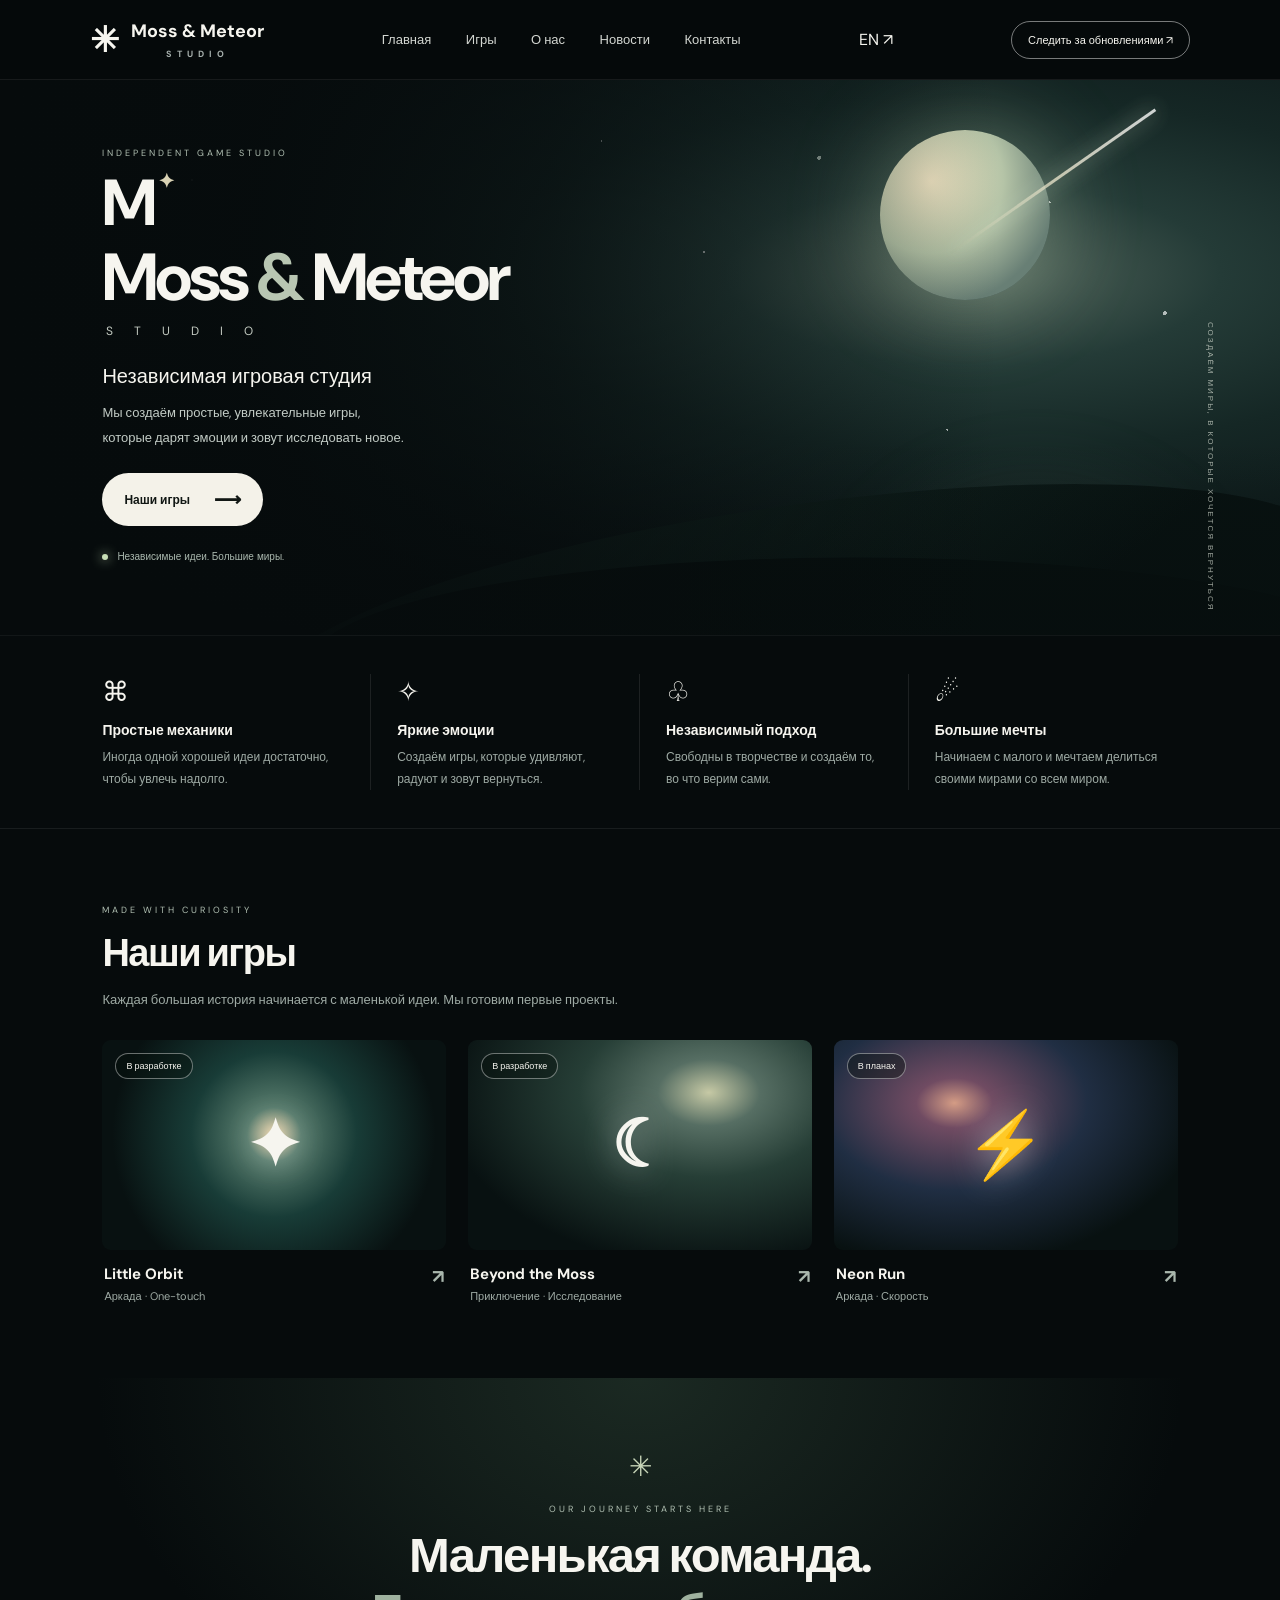
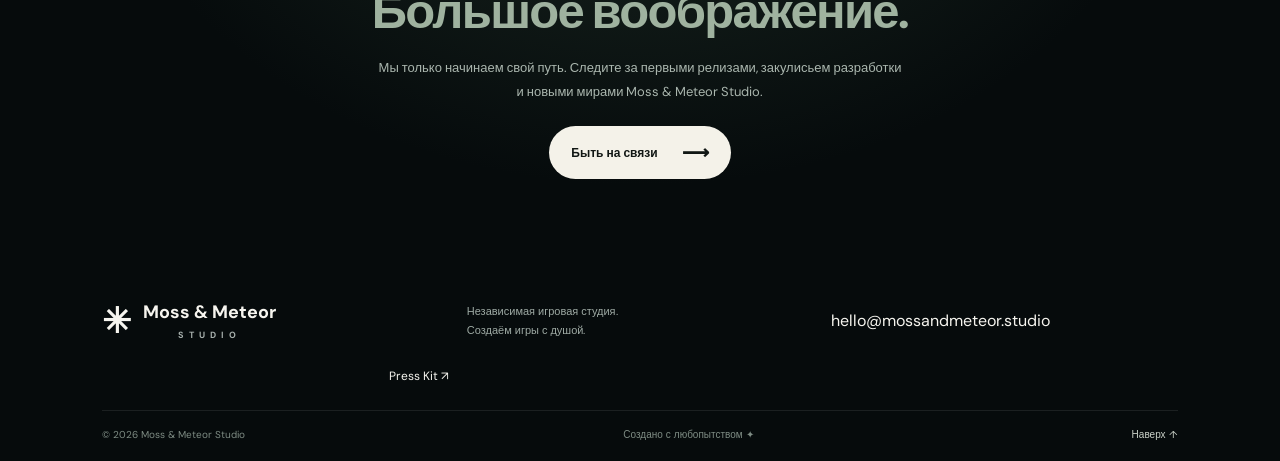
<file: index.html>
<!doctype html>
<html lang="ru">
<head>
<meta charset="utf-8">
<meta name="viewport" content="width=device-width, initial-scale=1">
<meta name="theme-color" content="#060b0c">
<meta name="description" content="Moss & Meteor Studio — независимая игровая студия. Создаём оригинальные инди-игры, аркады и приключения с большими идеями. Узнайте о наших проектах и разработке.">
<meta name="robots" content="index, follow, max-image-preview:large">
<link rel="canonical" href="https://rtccoin1.github.io/and-meteor-studio/">
<link rel="alternate" hreflang="ru" href="https://rtccoin1.github.io/and-meteor-studio/">
<link rel="alternate" hreflang="en" href="https://rtccoin1.github.io/and-meteor-studio/en/">
<link rel="alternate" hreflang="x-default" href="https://rtccoin1.github.io/and-meteor-studio/">
<link rel="icon" type="image/svg+xml" href="favicon.svg">
<title>Moss &amp; Meteor Studio — независимая игровая студия</title>
<meta property="og:type" content="website">
<meta property="og:locale" content="ru_RU">
<meta property="og:site_name" content="Moss &amp; Meteor Studio">
<meta property="og:title" content="Moss &amp; Meteor Studio — независимая игровая студия">
<meta property="og:description" content="Создаём оригинальные инди-игры, аркады и приключения с большими идеями. Познакомьтесь с проектами Moss &amp; Meteor Studio.">
<meta property="og:url" content="https://rtccoin1.github.io/and-meteor-studio/">
<meta name="twitter:card" content="summary">
<meta name="twitter:title" content="Moss &amp; Meteor Studio — независимая игровая студия">
<meta name="twitter:description" content="Независимая игровая студия. Создаём небольшие игры с большими идеями.">
<script type="application/ld+json">
{
  "@context": "https://schema.org",
  "@type": "Organization",
  "name": "Moss & Meteor Studio",
  "url": "https://rtccoin1.github.io/and-meteor-studio/",
  "description": "Независимая игровая студия, создающая оригинальные инди-игры, аркады и приключения.",
  "email": "hello@mossandmeteor.studio"
}
</script>
<link rel="preconnect" href="https://fonts.googleapis.com">
<link href="https://fonts.googleapis.com/css2?family=DM+Sans:wght@400;500;600;700&display=swap" rel="stylesheet">
<link rel="stylesheet" href="style.css">
</head>
<body><header class="top"><a class="brand" href="#home"><span class="mark">✳</span><span>Moss &amp; Meteor<small>STUDIO</small></span></a><button id="menu" aria-label="Открыть меню">☰</button><nav id="nav"><a href="#home">Главная</a><a href="#games">Игры</a><a href="#about">О нас</a><a href="#news">Новости</a><a href="#contact">Контакты</a></nav><a class="lang-link" href="en/" lang="en" hreflang="en">EN ↗</a><a class="outline head-cta" href="#news">Следить за обновлениями ↗</a></header>
<main><section class="hero" id="home"><div class="sky"><div class="moon"></div><div class="meteor"></div><div class="planet"></div><div class="hills"></div></div><div class="hero-content"><p class="eyebrow">INDEPENDENT GAME STUDIO</p><div class="monogram">M<span>✦</span></div><h1>Moss <i>&amp;</i> Meteor</h1><div class="studio">S T U D I O</div><h2>Независимая игровая студия</h2><p class="desc">Мы создаём простые, увлекательные игры,<br class="desktop"> которые дарят эмоции и зовут исследовать новое.</p><a class="button light" href="#games">Наши игры <b>⟶</b></a><p class="note"><span></span> Независимые идеи. Большие миры.</p></div><div class="caption">СОЗДАЁМ МИРЫ, В КОТОРЫЕ ХОЧЕТСЯ ВЕРНУТЬСЯ</div></section>
<section class="values" id="about"><article><span>⌘</span><h3>Простые механики</h3><p>Иногда одной хорошей идеи достаточно, чтобы увлечь надолго.</p></article><article><span>✧</span><h3>Яркие эмоции</h3><p>Создаём игры, которые удивляют, радуют и зовут вернуться.</p></article><article><span>♧</span><h3>Независимый подход</h3><p>Свободны в творчестве и создаём то, во что верим сами.</p></article><article><span>☄</span><h3>Большие мечты</h3><p>Начинаем с малого и мечтаем делиться своими мирами со всем миром.</p></article></section>
<section class="games" id="games"><div class="section-head"><p class="eyebrow">MADE WITH CURIOSITY</p><h2>Наши игры</h2><p>Каждая большая история начинается с маленькой идеи. Мы готовим первые проекты.</p></div><div class="cards"><article class="game"><div class="art art-one"><span class="tag">В разработке</span><strong>✦</strong></div><h3><a href="games/little-orbit.html">Little Orbit <span>↗</span></a></h3><p>Аркада · One-touch</p></article><article class="game"><div class="art art-two"><span class="tag">В разработке</span><strong>☾</strong></div><h3><a href="games/beyond-the-moss.html">Beyond the Moss <span>↗</span></a></h3><p>Приключение · Исследование</p></article><article class="game"><div class="art art-three"><span class="tag">В планах</span><strong>⚡</strong></div><h3><a href="games/neon-run.html">Neon Run <span>↗</span></a></h3><p>Аркада · Скорость</p></article></div></section>
<section class="manifesto" id="news"><div class="star">✳</div><p class="eyebrow">OUR JOURNEY STARTS HERE</p><h2>Маленькая команда.<br><i>Большое воображение.</i></h2><p>Мы только начинаем свой путь. Следите за первыми релизами, закулисьем разработки и новыми мирами Moss &amp; Meteor Studio.</p><a class="button light" href="mailto:hello@mossandmeteor.studio">Быть на связи <b>⟶</b></a></section></main>
<footer id="contact"><a class="brand" href="#home"><span class="mark">✳</span><span>Moss &amp; Meteor<small>STUDIO</small></span></a><p>Независимая игровая студия.<br>Создаём игры с душой.</p><a href="mailto:hello@mossandmeteor.studio">hello@mossandmeteor.studio</a><a href="press/">Press Kit ↗</a><div class="footline"><span>© <span id="year"></span> Moss &amp; Meteor Studio</span><span>Создано с любопытством ✦</span><a href="#home">Наверх ↑</a></div></footer><script src="script.js"></script></body></html>
</file>
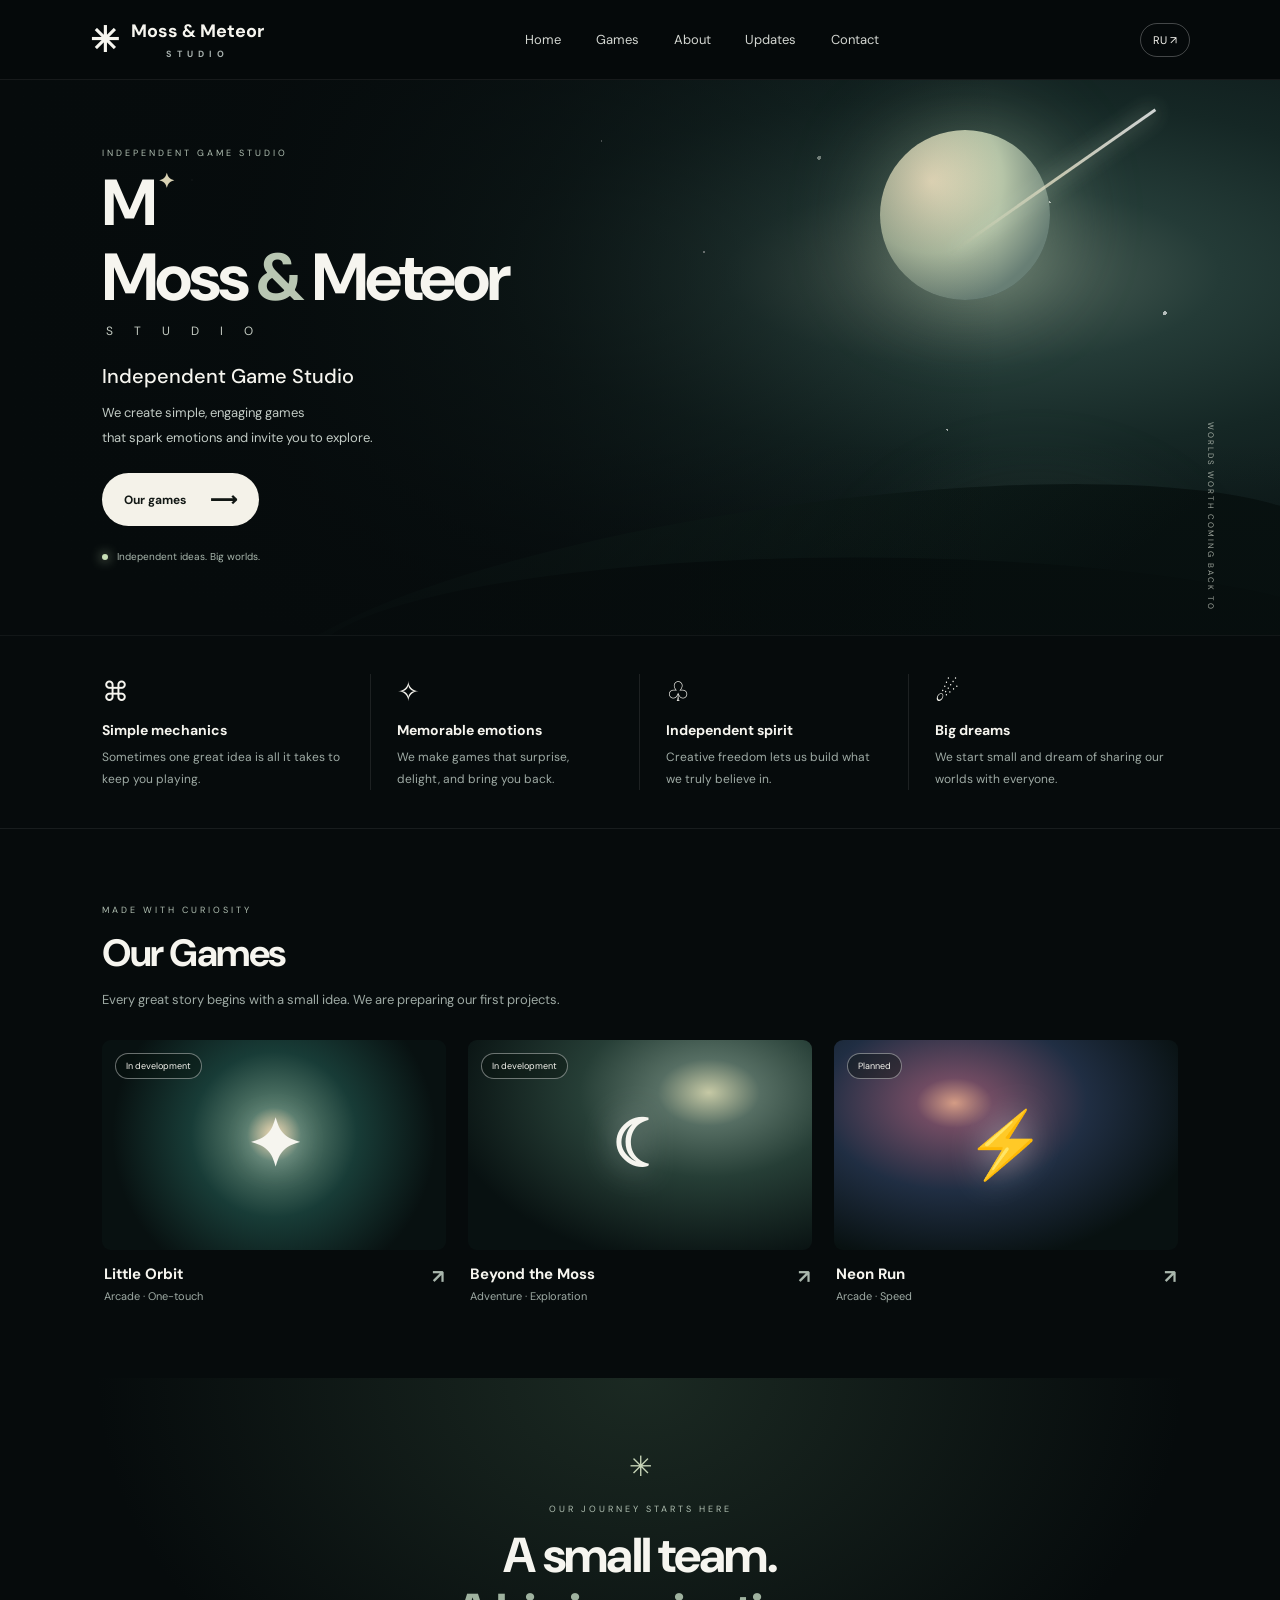
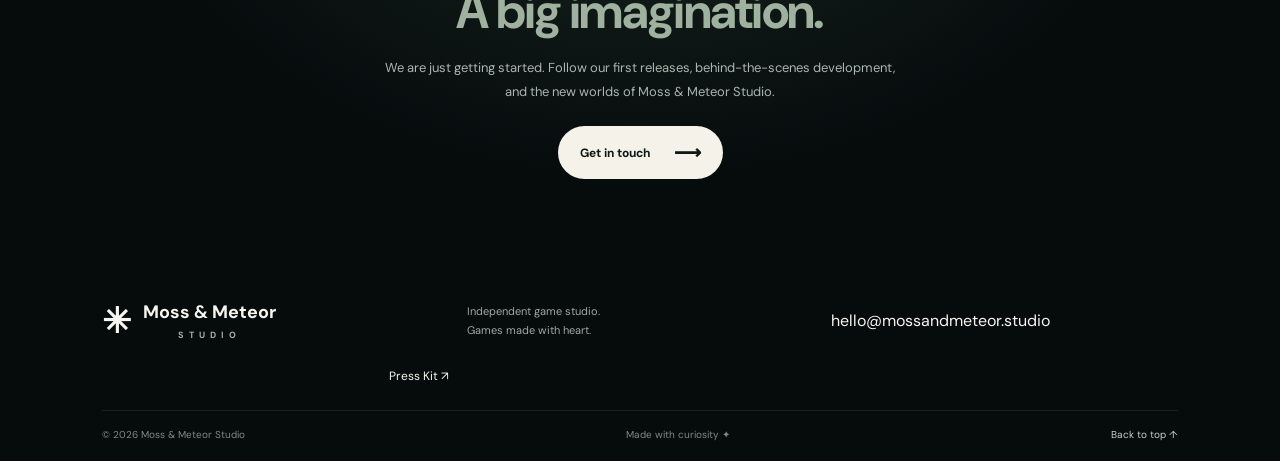
<file: en/index.html>
<!doctype html>
<html lang="en">
<head>
<meta charset="utf-8">
<meta name="viewport" content="width=device-width, initial-scale=1">
<meta name="theme-color" content="#060b0c">
<meta name="description" content="Moss & Meteor Studio is an independent game studio creating original indie games, arcades, and adventures. Discover our projects and follow our journey.">
<meta name="robots" content="index, follow, max-image-preview:large">
<link rel="canonical" href="https://rtccoin1.github.io/and-meteor-studio/en/">
<link rel="alternate" hreflang="ru" href="https://rtccoin1.github.io/and-meteor-studio/">
<link rel="alternate" hreflang="en" href="https://rtccoin1.github.io/and-meteor-studio/en/">
<link rel="alternate" hreflang="x-default" href="https://rtccoin1.github.io/and-meteor-studio/">
<link rel="icon" type="image/svg+xml" href="../favicon.svg">
<title>Moss &amp; Meteor Studio — Independent Game Studio</title>
<meta property="og:type" content="website">
<meta property="og:locale" content="en_US">
<meta property="og:site_name" content="Moss &amp; Meteor Studio">
<meta property="og:title" content="Moss &amp; Meteor Studio — Independent Game Studio">
<meta property="og:description" content="Original indie games, arcades, and adventures with big ideas. Discover the projects of Moss &amp; Meteor Studio.">
<meta property="og:url" content="https://rtccoin1.github.io/and-meteor-studio/en/">
<meta name="twitter:card" content="summary">
<meta name="twitter:title" content="Moss &amp; Meteor Studio — Independent Game Studio">
<meta name="twitter:description" content="An independent game studio making small games with big ideas.">
<script type="application/ld+json">
{"@context":"https://schema.org","@type":"Organization","name":"Moss & Meteor Studio","url":"https://rtccoin1.github.io/and-meteor-studio/en/","description":"An independent game studio creating original indie games, arcades, and adventures.","email":"hello@mossandmeteor.studio"}
</script>
<link rel="preconnect" href="https://fonts.googleapis.com">
<link href="https://fonts.googleapis.com/css2?family=DM+Sans:wght@400;500;600;700&display=swap" rel="stylesheet">
<link rel="stylesheet" href="../style.css">
<style>.lang-link{border:1px solid #ffffff40;border-radius:24px;padding:9px 12px;font-size:11px;white-space:nowrap}.game h3 a:hover{color:#c8d9bd}.project-links{display:flex;gap:18px;flex-wrap:wrap;margin-top:24px}.project-links a{font-size:12px;color:#c8d9bd;border-bottom:1px solid #748c76;padding-bottom:5px}@media(max-width:700px){.lang-link{margin-left:auto}}</style>
</head>
<body>
<header class="top"><a class="brand" href="#home"><span class="mark">✳</span><span>Moss &amp; Meteor<small>STUDIO</small></span></a><button id="menu" aria-label="Open menu">☰</button><nav id="nav"><a href="#home">Home</a><a href="#games">Games</a><a href="#about">About</a><a href="#news">Updates</a><a href="#contact">Contact</a></nav><a class="lang-link" href="../index.html" lang="ru" hreflang="ru">RU ↗</a></header>
<main>
<section class="hero" id="home"><div class="sky"><div class="moon"></div><div class="meteor"></div><div class="planet"></div><div class="hills"></div></div><div class="hero-content"><p class="eyebrow">INDEPENDENT GAME STUDIO</p><div class="monogram">M<span>✦</span></div><h1>Moss <i>&amp;</i> Meteor</h1><div class="studio">S T U D I O</div><h2>Independent Game Studio</h2><p class="desc">We create simple, engaging games<br class="desktop"> that spark emotions and invite you to explore.</p><a class="button light" href="#games">Our games <b>⟶</b></a><p class="note"><span></span> Independent ideas. Big worlds.</p></div><div class="caption">WORLDS WORTH COMING BACK TO</div></section>
<section class="values" id="about"><article><span>⌘</span><h3>Simple mechanics</h3><p>Sometimes one great idea is all it takes to keep you playing.</p></article><article><span>✧</span><h3>Memorable emotions</h3><p>We make games that surprise, delight, and bring you back.</p></article><article><span>♧</span><h3>Independent spirit</h3><p>Creative freedom lets us build what we truly believe in.</p></article><article><span>☄</span><h3>Big dreams</h3><p>We start small and dream of sharing our worlds with everyone.</p></article></section>
<section class="games" id="games"><div class="section-head"><p class="eyebrow">MADE WITH CURIOSITY</p><h2>Our Games</h2><p>Every great story begins with a small idea. We are preparing our first projects.</p></div><div class="cards"><article class="game"><div class="art art-one"><span class="tag">In development</span><strong>✦</strong></div><h3><a href="../games/little-orbit.html">Little Orbit <span>↗</span></a></h3><p>Arcade · One-touch</p></article><article class="game"><div class="art art-two"><span class="tag">In development</span><strong>☾</strong></div><h3><a href="../games/beyond-the-moss.html">Beyond the Moss <span>↗</span></a></h3><p>Adventure · Exploration</p></article><article class="game"><div class="art art-three"><span class="tag">Planned</span><strong>⚡</strong></div><h3><a href="../games/neon-run.html">Neon Run <span>↗</span></a></h3><p>Arcade · Speed</p></article></div></section>
<section class="manifesto" id="news"><div class="star">✳</div><p class="eyebrow">OUR JOURNEY STARTS HERE</p><h2>A small team.<br><i>A big imagination.</i></h2><p>We are just getting started. Follow our first releases, behind-the-scenes development, and the new worlds of Moss &amp; Meteor Studio.</p><a class="button light" href="mailto:hello@mossandmeteor.studio">Get in touch <b>⟶</b></a></section>
</main>
<footer id="contact"><a class="brand" href="#home"><span class="mark">✳</span><span>Moss &amp; Meteor<small>STUDIO</small></span></a><p>Independent game studio.<br>Games made with heart.</p><a href="mailto:hello@mossandmeteor.studio">hello@mossandmeteor.studio</a><a href="press/">Press Kit ↗</a><div class="footline"><span>© <span id="year"></span> Moss &amp; Meteor Studio</span><span>Made with curiosity ✦</span><a href="#home">Back to top ↑</a></div></footer><script src="../script.js"></script></body></html>
</file>
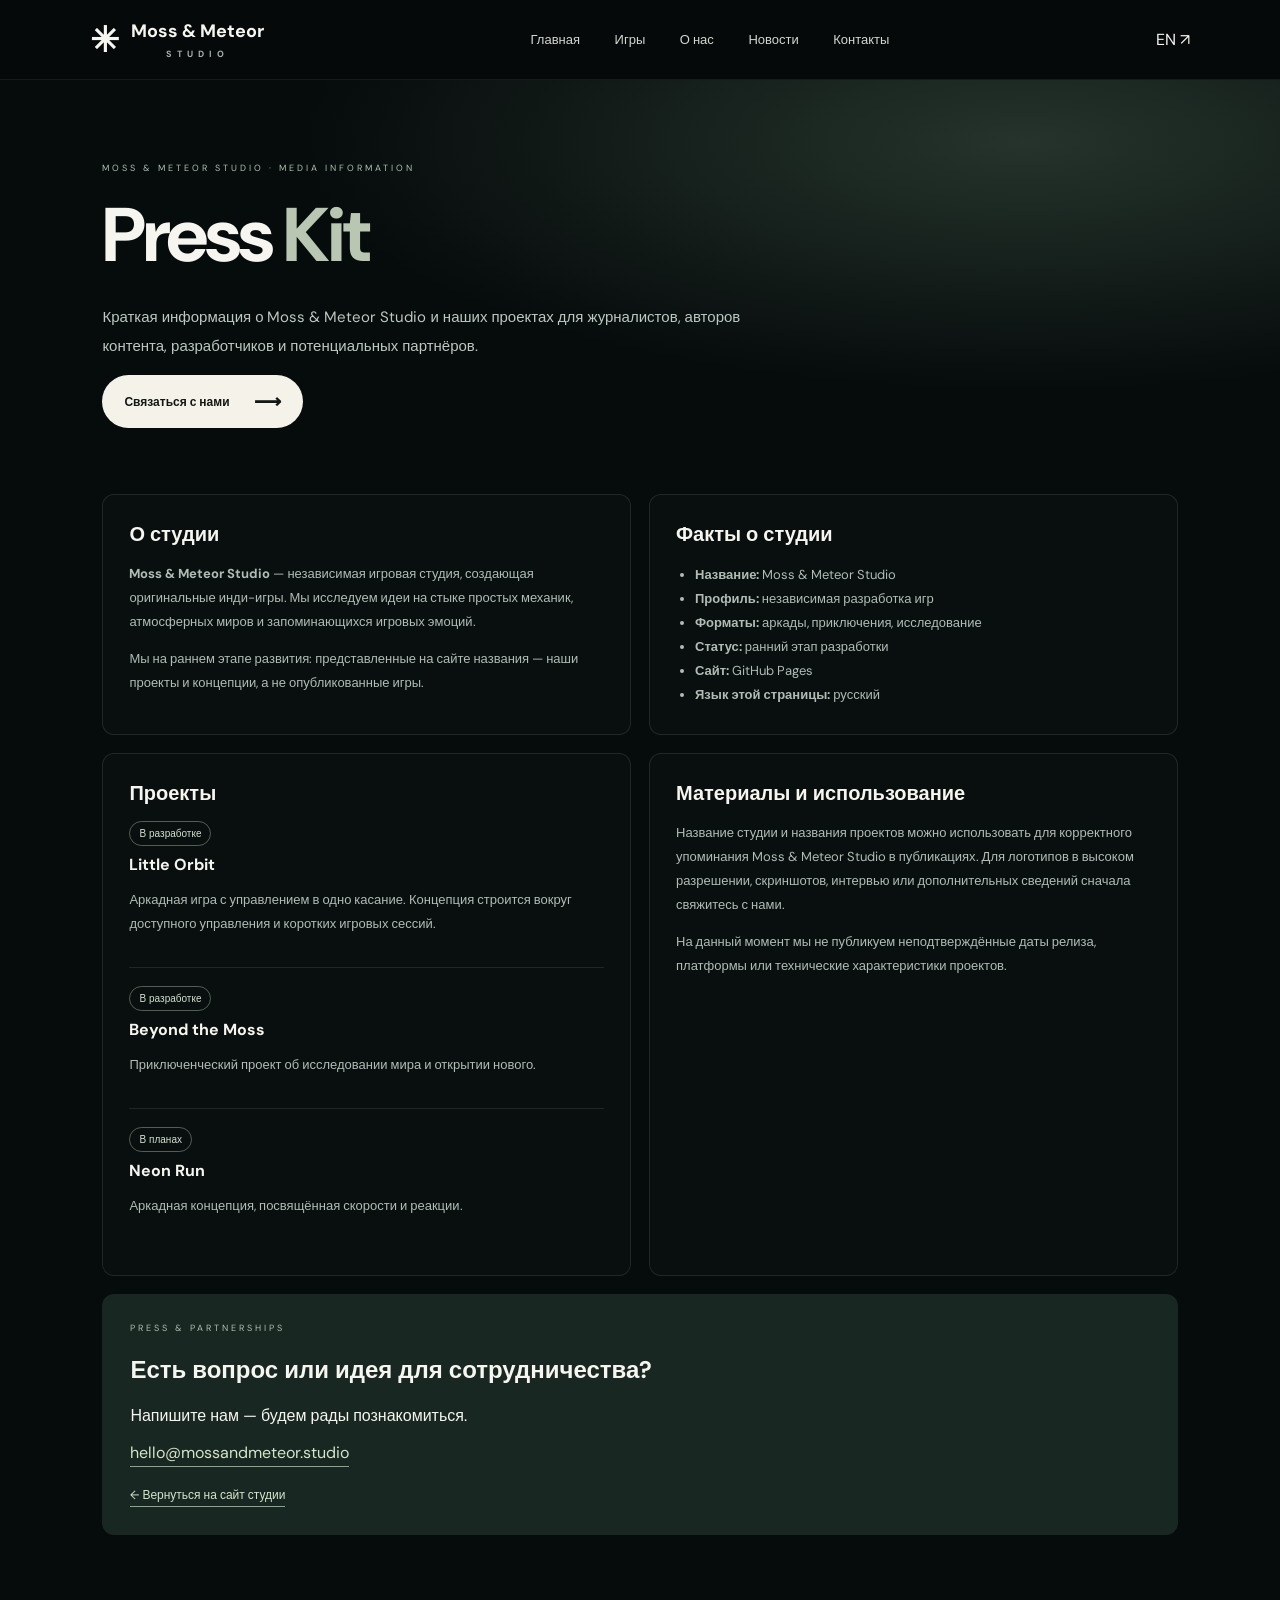
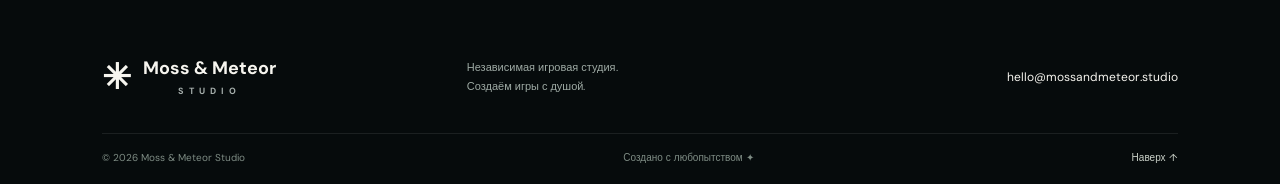
<file: press/index.html>
<!doctype html>
<html lang="ru">
<head>
<meta charset="utf-8">
<meta name="viewport" content="width=device-width, initial-scale=1">
<meta name="theme-color" content="#060b0c">
<meta name="description" content="Press Kit Moss & Meteor Studio: информация о независимой игровой студии, описания проектов и контакты для прессы и партнёров.">
<meta name="robots" content="index, follow">
<link rel="canonical" href="https://rtccoin1.github.io/and-meteor-studio/press/">
<link rel="alternate" hreflang="ru" href="https://rtccoin1.github.io/and-meteor-studio/press/">
<link rel="alternate" hreflang="en" href="https://rtccoin1.github.io/and-meteor-studio/en/press/">
<link rel="icon" type="image/svg+xml" href="../favicon.svg">
<title>Press Kit — Moss &amp; Meteor Studio</title>
<meta property="og:type" content="website">
<meta property="og:title" content="Press Kit — Moss &amp; Meteor Studio">
<meta property="og:description" content="Studio overview, project information and contact details.">
<meta property="og:url" content="https://rtccoin1.github.io/and-meteor-studio/press/">
<link rel="preconnect" href="https://fonts.googleapis.com">
<link href="https://fonts.googleapis.com/css2?family=DM+Sans:wght@400;500;600;700&display=swap" rel="stylesheet">
<link rel="stylesheet" href="../style.css">
<style>
.press-hero{padding:82px clamp(24px,8vw,130px) 66px;background:radial-gradient(ellipse at 80% 15%,#40574788,transparent 50%)}.press-hero h1{font-size:clamp(42px,7vw,76px);letter-spacing:-3px;margin:10px 0 18px}.press-hero h1 i{font-style:normal;color:#b8c6b2}.press-hero .lead{max-width:650px;color:#bdc8c0;font-size:15px;line-height:1.9}.press-content{padding:0 clamp(24px,8vw,130px) 80px}.press-grid{display:grid;grid-template-columns:1fr 1fr;gap:18px}.press-card{border:1px solid #ffffff19;background:#ffffff04;border-radius:12px;padding:26px}.press-card h2{font-size:20px;margin:0 0 15px}.press-card p,.press-card li{font-size:13px;line-height:1.85;color:#b0bcb4}.press-card ul{padding-left:19px;margin-bottom:0}.status{display:inline-block;font-size:10px;border:1px solid #8da88d88;color:#d3e1ce;border-radius:30px;padding:5px 9px;margin-bottom:8px}.project{padding:18px 0;border-top:1px solid #ffffff18}.project:first-of-type{border-top:0;padding-top:0}.project h3{margin:0 0 7px;font-size:16px}.contact-box{margin-top:18px;padding:28px;border-radius:12px;background:#182721}.contact-box a{color:#d4e4c9;border-bottom:1px solid #8ba48b;padding-bottom:3px}.press-back{display:inline-block;margin-top:24px;font-size:12px;color:#c9d8c6}@media(max-width:700px){.press-grid{grid-template-columns:1fr}.press-hero{padding-top:60px}.press-card{padding:21px}}
</style>
</head>
<body>
<header class="top"><a class="brand" href="../"><span class="mark">✳</span><span>Moss &amp; Meteor<small>STUDIO</small></span></a><button id="menu" aria-label="Открыть меню">☰</button><nav id="nav"><a href="../#home">Главная</a><a href="../#games">Игры</a><a href="../#about">О нас</a><a href="../#news">Новости</a><a href="#contact">Контакты</a></nav><a class="lang-link" href="../en/press/" lang="en" hreflang="en">EN ↗</a></header>
<main>
<section class="press-hero"><p class="eyebrow">MOSS &amp; METEOR STUDIO · MEDIA INFORMATION</p><h1>Press <i>Kit</i></h1><p class="lead">Краткая информация о Moss &amp; Meteor Studio и наших проектах для журналистов, авторов контента, разработчиков и потенциальных партнёров.</p><a class="button light" href="mailto:hello@mossandmeteor.studio?subject=Press%20Kit%20-%20Moss%20%26%20Meteor%20Studio">Связаться с нами <b>⟶</b></a></section>
<section class="press-content"><div class="press-grid">
<article class="press-card"><h2>О студии</h2><p><strong>Moss &amp; Meteor Studio</strong> — независимая игровая студия, создающая оригинальные инди-игры. Мы исследуем идеи на стыке простых механик, атмосферных миров и запоминающихся игровых эмоций.</p><p>Мы на раннем этапе развития: представленные на сайте названия — наши проекты и концепции, а не опубликованные игры.</p></article>
<article class="press-card"><h2>Факты о студии</h2><ul><li><strong>Название:</strong> Moss &amp; Meteor Studio</li><li><strong>Профиль:</strong> независимая разработка игр</li><li><strong>Форматы:</strong> аркады, приключения, исследование</li><li><strong>Статус:</strong> ранний этап разработки</li><li><strong>Сайт:</strong> GitHub Pages</li><li><strong>Язык этой страницы:</strong> русский</li></ul></article>
<article class="press-card"><h2>Проекты</h2>
<div class="project"><span class="status">В разработке</span><h3>Little Orbit</h3><p>Аркадная игра с управлением в одно касание. Концепция строится вокруг доступного управления и коротких игровых сессий.</p></div>
<div class="project"><span class="status">В разработке</span><h3>Beyond the Moss</h3><p>Приключенческий проект об исследовании мира и открытии нового.</p></div>
<div class="project"><span class="status">В планах</span><h3>Neon Run</h3><p>Аркадная концепция, посвящённая скорости и реакции.</p></div>
</article>
<article class="press-card"><h2>Материалы и использование</h2><p>Название студии и названия проектов можно использовать для корректного упоминания Moss &amp; Meteor Studio в публикациях. Для логотипов в высоком разрешении, скриншотов, интервью или дополнительных сведений сначала свяжитесь с нами.</p><p>На данный момент мы не публикуем неподтверждённые даты релиза, платформы или технические характеристики проектов.</p></article>
</div>
<div class="contact-box" id="contact"><p class="eyebrow">PRESS &amp; PARTNERSHIPS</p><h2>Есть вопрос или идея для сотрудничества?</h2><p>Напишите нам — будем рады познакомиться.</p><a href="mailto:hello@mossandmeteor.studio">hello@mossandmeteor.studio</a><br><a class="press-back" href="../">← Вернуться на сайт студии</a></div>
</section>
</main><footer><a class="brand" href="../"><span class="mark">✳</span><span>Moss &amp; Meteor<small>STUDIO</small></span></a><p>Независимая игровая студия.<br>Создаём игры с душой.</p><a href="mailto:hello@mossandmeteor.studio">hello@mossandmeteor.studio</a><div class="footline"><span>© <span id="year"></span> Moss &amp; Meteor Studio</span><span>Создано с любопытством ✦</span><a href="#">Наверх ↑</a></div></footer><script src="../script.js"></script>
</body></html>
</file>
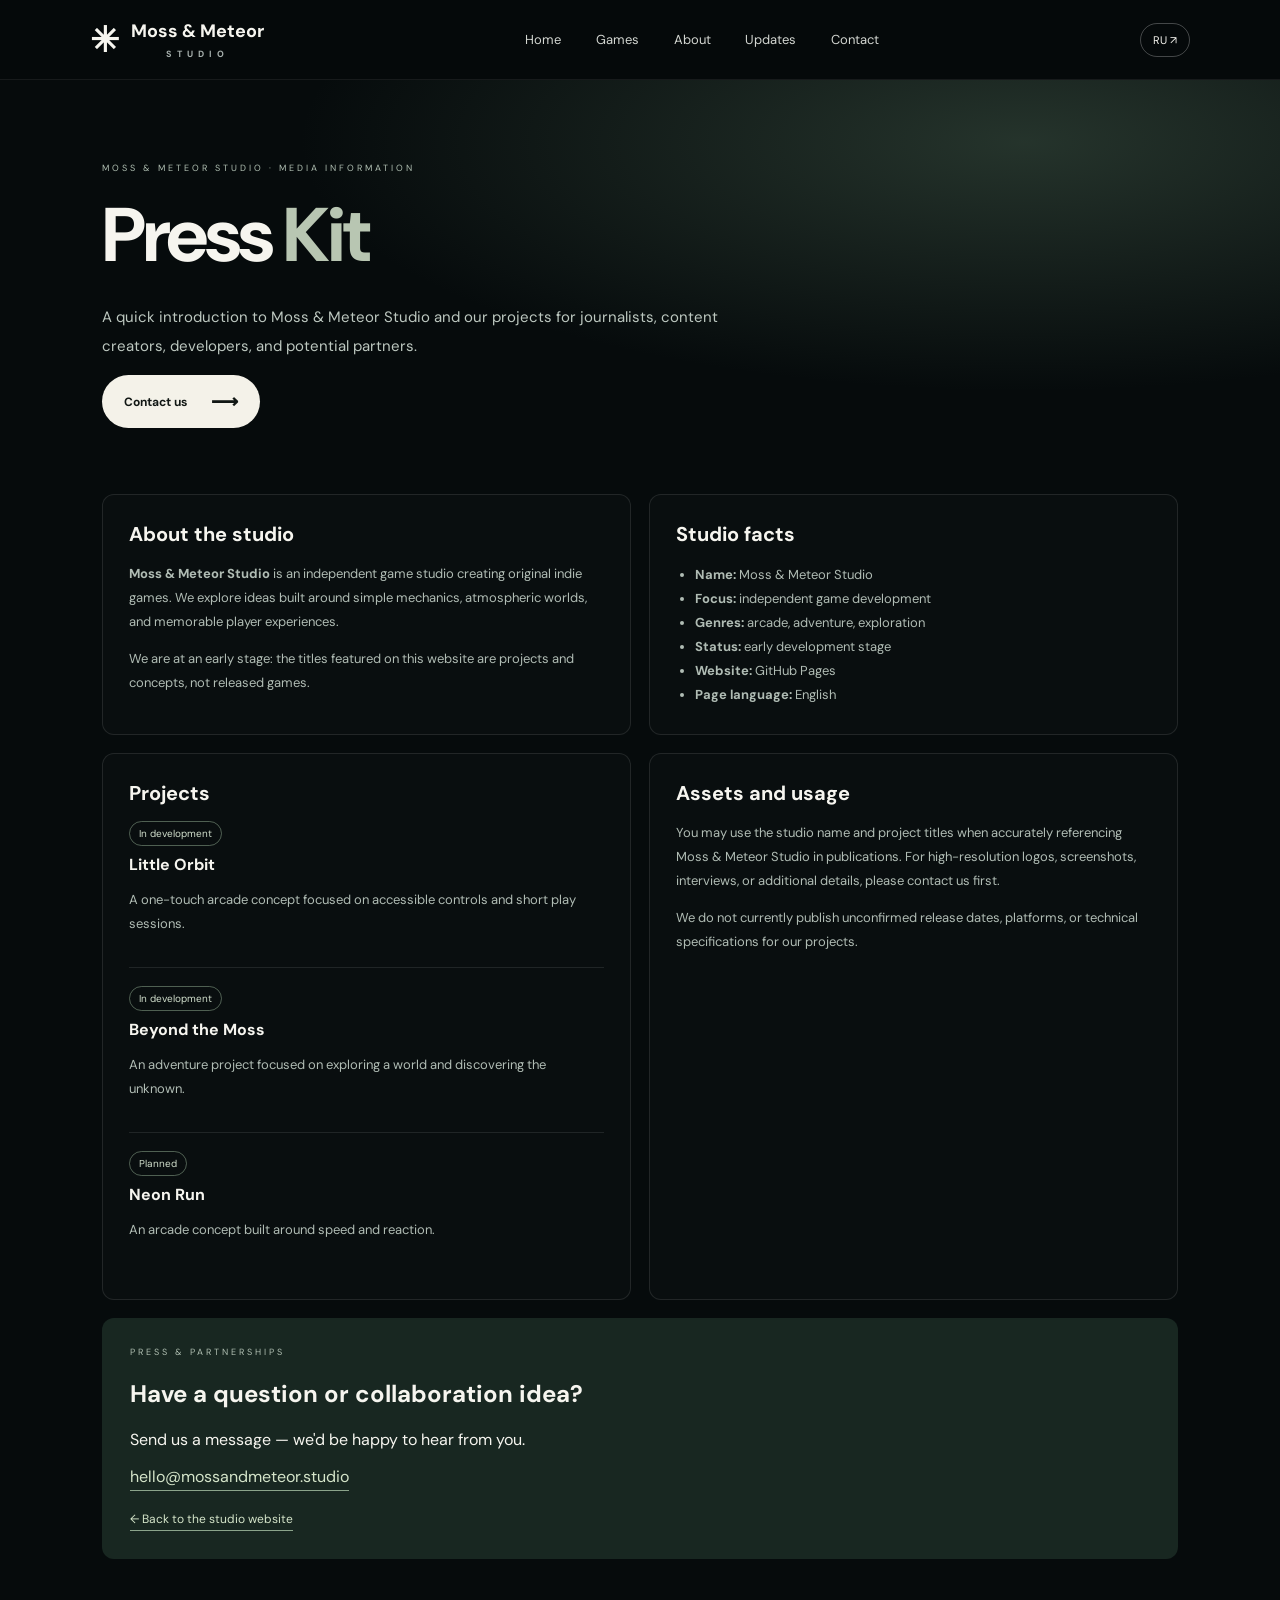
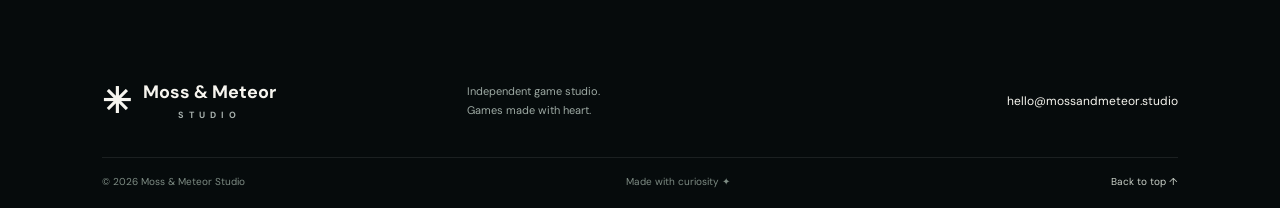
<file: en/press/index.html>
<!doctype html>
<html lang="en">
<head>
<meta charset="utf-8"><meta name="viewport" content="width=device-width, initial-scale=1"><meta name="theme-color" content="#060b0c">
<meta name="description" content="Moss & Meteor Studio press kit: studio overview, project descriptions and contact information for media and partners."><meta name="robots" content="index, follow">
<link rel="canonical" href="https://rtccoin1.github.io/and-meteor-studio/en/press/"><link rel="alternate" hreflang="ru" href="https://rtccoin1.github.io/and-meteor-studio/press/"><link rel="alternate" hreflang="en" href="https://rtccoin1.github.io/and-meteor-studio/en/press/"><link rel="icon" type="image/svg+xml" href="../../favicon.svg">
<title>Press Kit — Moss &amp; Meteor Studio</title><meta property="og:type" content="website"><meta property="og:title" content="Press Kit — Moss &amp; Meteor Studio"><meta property="og:description" content="Studio overview, project information and contact details."><meta property="og:url" content="https://rtccoin1.github.io/and-meteor-studio/en/press/">
<link rel="preconnect" href="https://fonts.googleapis.com"><link href="https://fonts.googleapis.com/css2?family=DM+Sans:wght@400;500;600;700&display=swap" rel="stylesheet"><link rel="stylesheet" href="../../style.css">
<style>
.press-hero{padding:82px clamp(24px,8vw,130px) 66px;background:radial-gradient(ellipse at 80% 15%,#40574788,transparent 50%)}.press-hero h1{font-size:clamp(42px,7vw,76px);letter-spacing:-3px;margin:10px 0 18px}.press-hero h1 i{font-style:normal;color:#b8c6b2}.press-hero .lead{max-width:650px;color:#bdc8c0;font-size:15px;line-height:1.9}.press-content{padding:0 clamp(24px,8vw,130px) 80px}.press-grid{display:grid;grid-template-columns:1fr 1fr;gap:18px}.press-card{border:1px solid #ffffff19;background:#ffffff04;border-radius:12px;padding:26px}.press-card h2{font-size:20px;margin:0 0 15px}.press-card p,.press-card li{font-size:13px;line-height:1.85;color:#b0bcb4}.press-card ul{padding-left:19px;margin-bottom:0}.status{display:inline-block;font-size:10px;border:1px solid #8da88d88;color:#d3e1ce;border-radius:30px;padding:5px 9px;margin-bottom:8px}.project{padding:18px 0;border-top:1px solid #ffffff18}.project:first-of-type{border-top:0;padding-top:0}.project h3{margin:0 0 7px;font-size:16px}.contact-box{margin-top:18px;padding:28px;border-radius:12px;background:#182721}.contact-box a{color:#d4e4c9;border-bottom:1px solid #8ba48b;padding-bottom:3px}.press-back{display:inline-block;margin-top:24px;font-size:12px;color:#c9d8c6}@media(max-width:700px){.press-grid{grid-template-columns:1fr}.press-hero{padding-top:60px}.press-card{padding:21px}}
.lang-link{border:1px solid #ffffff40;border-radius:24px;padding:9px 12px;font-size:11px;white-space:nowrap}
</style></head>
<body>
<header class="top"><a class="brand" href="../"><span class="mark">✳</span><span>Moss &amp; Meteor<small>STUDIO</small></span></a><button id="menu" aria-label="Open menu">☰</button><nav id="nav"><a href="../#home">Home</a><a href="../#games">Games</a><a href="../#about">About</a><a href="../#news">Updates</a><a href="#contact">Contact</a></nav><a class="lang-link" href="../../press/" lang="ru" hreflang="ru">RU ↗</a></header>
<main><section class="press-hero"><p class="eyebrow">MOSS &amp; METEOR STUDIO · MEDIA INFORMATION</p><h1>Press <i>Kit</i></h1><p class="lead">A quick introduction to Moss &amp; Meteor Studio and our projects for journalists, content creators, developers, and potential partners.</p><a class="button light" href="mailto:hello@mossandmeteor.studio?subject=Press%20Kit%20-%20Moss%20%26%20Meteor%20Studio">Contact us <b>⟶</b></a></section>
<section class="press-content"><div class="press-grid">
<article class="press-card"><h2>About the studio</h2><p><strong>Moss &amp; Meteor Studio</strong> is an independent game studio creating original indie games. We explore ideas built around simple mechanics, atmospheric worlds, and memorable player experiences.</p><p>We are at an early stage: the titles featured on this website are projects and concepts, not released games.</p></article>
<article class="press-card"><h2>Studio facts</h2><ul><li><strong>Name:</strong> Moss &amp; Meteor Studio</li><li><strong>Focus:</strong> independent game development</li><li><strong>Genres:</strong> arcade, adventure, exploration</li><li><strong>Status:</strong> early development stage</li><li><strong>Website:</strong> GitHub Pages</li><li><strong>Page language:</strong> English</li></ul></article>
<article class="press-card"><h2>Projects</h2><div class="project"><span class="status">In development</span><h3>Little Orbit</h3><p>A one-touch arcade concept focused on accessible controls and short play sessions.</p></div><div class="project"><span class="status">In development</span><h3>Beyond the Moss</h3><p>An adventure project focused on exploring a world and discovering the unknown.</p></div><div class="project"><span class="status">Planned</span><h3>Neon Run</h3><p>An arcade concept built around speed and reaction.</p></div></article>
<article class="press-card"><h2>Assets and usage</h2><p>You may use the studio name and project titles when accurately referencing Moss &amp; Meteor Studio in publications. For high-resolution logos, screenshots, interviews, or additional details, please contact us first.</p><p>We do not currently publish unconfirmed release dates, platforms, or technical specifications for our projects.</p></article>
</div><div class="contact-box" id="contact"><p class="eyebrow">PRESS &amp; PARTNERSHIPS</p><h2>Have a question or collaboration idea?</h2><p>Send us a message — we'd be happy to hear from you.</p><a href="mailto:hello@mossandmeteor.studio">hello@mossandmeteor.studio</a><br><a class="press-back" href="../">← Back to the studio website</a></div></section></main>
<footer><a class="brand" href="../"><span class="mark">✳</span><span>Moss &amp; Meteor<small>STUDIO</small></span></a><p>Independent game studio.<br>Games made with heart.</p><a href="mailto:hello@mossandmeteor.studio">hello@mossandmeteor.studio</a><div class="footline"><span>© <span id="year"></span> Moss &amp; Meteor Studio</span><span>Made with curiosity ✦</span><a href="#">Back to top ↑</a></div></footer><script src="../../script.js"></script></body></html>
</file>
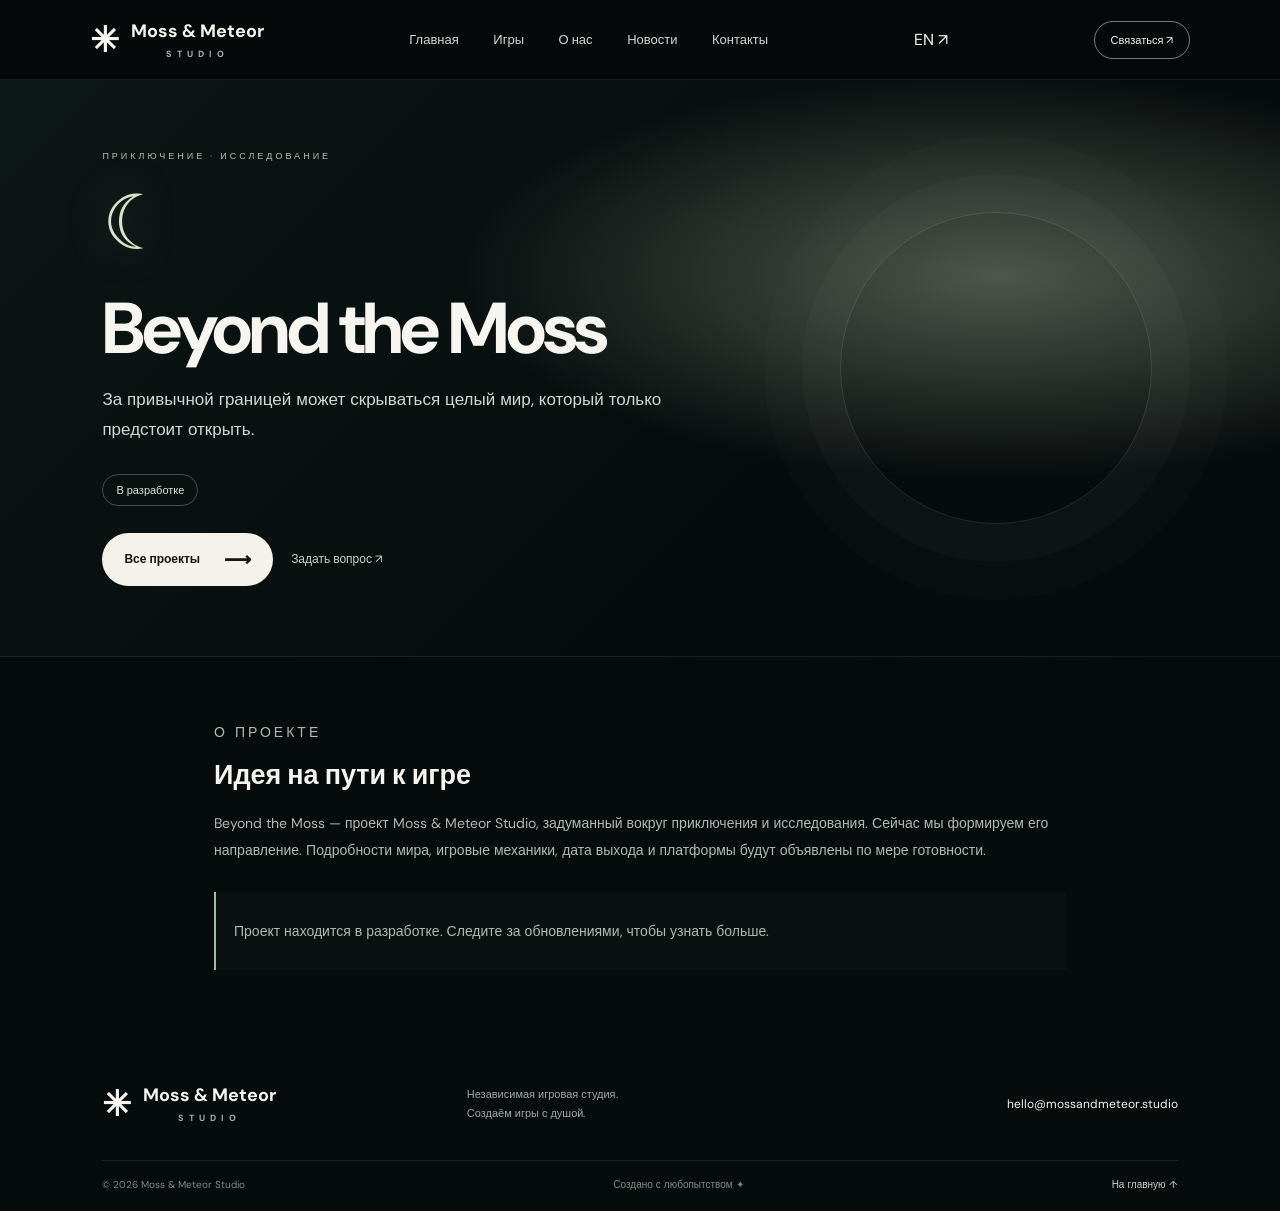
<file: games/beyond-the-moss.html>
<!doctype html>
<html lang="ru">
<head>
<meta charset="utf-8">
<meta name="viewport" content="width=device-width, initial-scale=1">
<meta name="theme-color" content="#060b0c">
<meta name="description" content="Beyond the Moss — приключенческий проект Moss &amp; Meteor Studio, посвящённый исследованию. Игра находится в разработке; подробности появятся позже.">
<meta name="robots" content="index, follow, max-image-preview:large">
<link rel="icon" type="image/svg+xml" href="../favicon.svg">
<link rel="canonical" href="https://rtccoin1.github.io/and-meteor-studio/games/beyond-the-moss.html">
<title>Beyond the Moss — приключение в разработке | Moss &amp; Meteor Studio</title>
<meta property="og:type" content="website">
<meta property="og:locale" content="ru_RU">
<meta property="og:site_name" content="Moss &amp; Meteor Studio">
<meta property="og:title" content="Beyond the Moss — приключение в разработке | Moss &amp; Meteor Studio">
<meta property="og:description" content="Beyond the Moss — приключенческий проект Moss &amp; Meteor Studio, посвящённый исследованию. Игра находится в разработке; подробности появятся позже.">
<meta property="og:url" content="https://rtccoin1.github.io/and-meteor-studio/games/beyond-the-moss.html">
<meta name="twitter:card" content="summary">
<meta name="twitter:title" content="Beyond the Moss — приключение в разработке | Moss &amp; Meteor Studio">
<meta name="twitter:description" content="Beyond the Moss — приключенческий проект Moss &amp; Meteor Studio, посвящённый исследованию. Игра находится в разработке; подробности появятся позже.">
<link rel="preconnect" href="https://fonts.googleapis.com">
<link href="https://fonts.googleapis.com/css2?family=DM+Sans:wght@400;500;600;700&display=swap" rel="stylesheet">
<link rel="stylesheet" href="../style.css">
<style>
.project-hero{min-height:520px;position:relative;overflow:hidden;display:flex;align-items:center;padding:70px clamp(24px,8vw,130px);background:radial-gradient(ellipse at 78% 34%,var(--glow),transparent 38%),linear-gradient(135deg,#0b1715,#060b0c 65%);border-bottom:1px solid #ffffff12}
.project-hero:after{content:"";position:absolute;width:310px;height:310px;border:1px solid #ffffff20;border-radius:50%;right:10%;top:50%;transform:translateY(-50%);box-shadow:0 0 0 38px #ffffff05,0 0 0 76px #ffffff03}
.project-content{max-width:680px;position:relative;z-index:1}.project-symbol{font-size:76px;color:#d8e5c9;text-shadow:0 0 45px var(--glow);margin-bottom:18px}.project-content h1{font-size:clamp(42px,7vw,72px);letter-spacing:-3px;line-height:1.05;margin:0 0 15px}.project-content .intro{font-size:17px;line-height:1.8;color:#d0d9d1;max-width:600px}.project-status{display:inline-block;border:1px solid #ffffff40;border-radius:30px;padding:8px 13px;font-size:11px;color:#dbe7d8;margin-top:12px}.project-info{max-width:900px;padding:62px 24px 80px;margin:auto}.project-info h2{font-size:27px;margin:0 0 18px}.project-info p{color:#aebbb2;line-height:1.9;font-size:14px}.project-note{border-left:2px solid #a7bd9e;padding:12px 18px;background:#ffffff05;margin-top:28px}.project-actions{display:flex;gap:14px;align-items:center;flex-wrap:wrap;margin-top:27px}.back-link{font-size:12px;color:#c5d4c5;padding:13px 4px}.project-footer{padding-top:24px}
@media(max-width:700px){.project-hero{min-height:560px;padding:65px 24px}.project-hero:after{width:220px;height:220px;right:-75px;top:24%}.project-symbol{font-size:60px}.project-content h1{font-size:43px;letter-spacing:-2px}.project-content .intro{font-size:15px}.project-info{padding-top:45px}}
</style>
</head>
<body>
<header class="top"><a class="brand" href="../index.html"><span class="mark">✳</span><span>Moss &amp; Meteor<small>STUDIO</small></span></a><button id="menu" aria-label="Открыть меню">☰</button><nav id="nav"><a href="../index.html#home">Главная</a><a href="../index.html#games">Игры</a><a href="../index.html#about">О нас</a><a href="../index.html#news">Новости</a><a href="../index.html#contact">Контакты</a></nav><a class="lang-link" href="../en/" lang="en" hreflang="en">EN ↗</a><a class="outline head-cta" href="mailto:hello@mossandmeteor.studio">Связаться ↗</a></header>
<main>
<section class="project-hero" style="--glow:#b5c9a866">
<div class="project-content"><p class="eyebrow">ПРИКЛЮЧЕНИЕ · ИССЛЕДОВАНИЕ</p><div class="project-symbol" aria-hidden="true">☾</div><h1>Beyond the Moss</h1><p class="intro">За привычной границей может скрываться целый мир, который только предстоит открыть.</p><span class="project-status">В разработке</span><div class="project-actions"><a class="button light" href="../index.html#games">Все проекты <b>⟶</b></a><a class="back-link" href="mailto:hello@mossandmeteor.studio">Задать вопрос ↗</a></div></div>
</section>
<section class="project-info"><p class="eyebrow">О ПРОЕКТЕ</p><h2>Идея на пути к игре</h2><p>Beyond the Moss — проект Moss &amp; Meteor Studio, задуманный вокруг приключения и исследования. Сейчас мы формируем его направление. Подробности мира, игровые механики, дата выхода и платформы будут объявлены по мере готовности.</p><div class="project-note"><p>Проект находится в разработке. Следите за обновлениями, чтобы узнать больше.</p></div></section>
</main>
<footer class="project-footer"><a class="brand" href="../index.html"><span class="mark">✳</span><span>Moss &amp; Meteor<small>STUDIO</small></span></a><p>Независимая игровая студия.<br>Создаём игры с душой.</p><a href="mailto:hello@mossandmeteor.studio">hello@mossandmeteor.studio</a><div class="footline"><span>© <span id="year"></span> Moss &amp; Meteor Studio</span><span>Создано с любопытством ✦</span><a href="../index.html#home">На главную ↑</a></div></footer>
<script src="../script.js"></script>
</body></html>
</file>
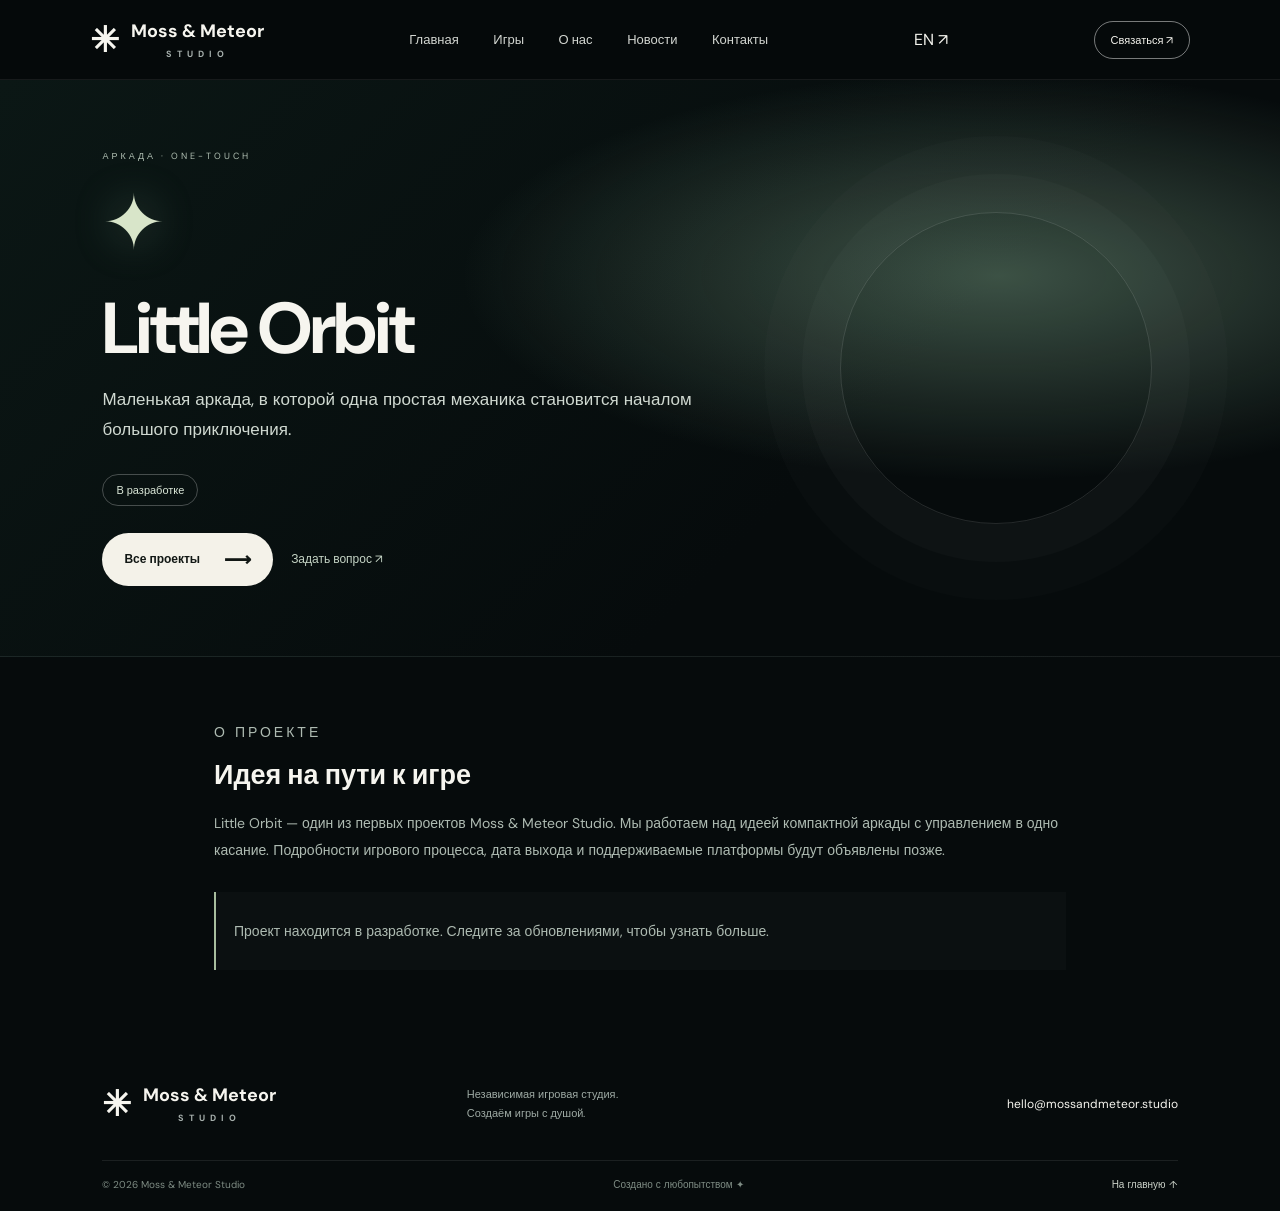
<file: games/little-orbit.html>
<!doctype html>
<html lang="ru">
<head>
<meta charset="utf-8">
<meta name="viewport" content="width=device-width, initial-scale=1">
<meta name="theme-color" content="#060b0c">
<meta name="description" content="Little Orbit — аркада с управлением в одно касание от Moss &amp; Meteor Studio. Проект находится в разработке; следите за обновлениями.">
<meta name="robots" content="index, follow, max-image-preview:large">
<link rel="icon" type="image/svg+xml" href="../favicon.svg">
<link rel="canonical" href="https://rtccoin1.github.io/and-meteor-studio/games/little-orbit.html">
<title>Little Orbit — аркада в разработке | Moss &amp; Meteor Studio</title>
<meta property="og:type" content="website">
<meta property="og:locale" content="ru_RU">
<meta property="og:site_name" content="Moss &amp; Meteor Studio">
<meta property="og:title" content="Little Orbit — аркада в разработке | Moss &amp; Meteor Studio">
<meta property="og:description" content="Little Orbit — аркада с управлением в одно касание от Moss &amp; Meteor Studio. Проект находится в разработке; следите за обновлениями.">
<meta property="og:url" content="https://rtccoin1.github.io/and-meteor-studio/games/little-orbit.html">
<meta name="twitter:card" content="summary">
<meta name="twitter:title" content="Little Orbit — аркада в разработке | Moss &amp; Meteor Studio">
<meta name="twitter:description" content="Little Orbit — аркада с управлением в одно касание от Moss &amp; Meteor Studio. Проект находится в разработке; следите за обновлениями.">
<link rel="preconnect" href="https://fonts.googleapis.com">
<link href="https://fonts.googleapis.com/css2?family=DM+Sans:wght@400;500;600;700&display=swap" rel="stylesheet">
<link rel="stylesheet" href="../style.css">
<style>
.project-hero{min-height:520px;position:relative;overflow:hidden;display:flex;align-items:center;padding:70px clamp(24px,8vw,130px);background:radial-gradient(ellipse at 78% 34%,var(--glow),transparent 38%),linear-gradient(135deg,#0b1715,#060b0c 65%);border-bottom:1px solid #ffffff12}
.project-hero:after{content:"";position:absolute;width:310px;height:310px;border:1px solid #ffffff20;border-radius:50%;right:10%;top:50%;transform:translateY(-50%);box-shadow:0 0 0 38px #ffffff05,0 0 0 76px #ffffff03}
.project-content{max-width:680px;position:relative;z-index:1}.project-symbol{font-size:76px;color:#d8e5c9;text-shadow:0 0 45px var(--glow);margin-bottom:18px}.project-content h1{font-size:clamp(42px,7vw,72px);letter-spacing:-3px;line-height:1.05;margin:0 0 15px}.project-content .intro{font-size:17px;line-height:1.8;color:#d0d9d1;max-width:600px}.project-status{display:inline-block;border:1px solid #ffffff40;border-radius:30px;padding:8px 13px;font-size:11px;color:#dbe7d8;margin-top:12px}.project-info{max-width:900px;padding:62px 24px 80px;margin:auto}.project-info h2{font-size:27px;margin:0 0 18px}.project-info p{color:#aebbb2;line-height:1.9;font-size:14px}.project-note{border-left:2px solid #a7bd9e;padding:12px 18px;background:#ffffff05;margin-top:28px}.project-actions{display:flex;gap:14px;align-items:center;flex-wrap:wrap;margin-top:27px}.back-link{font-size:12px;color:#c5d4c5;padding:13px 4px}.project-footer{padding-top:24px}
@media(max-width:700px){.project-hero{min-height:560px;padding:65px 24px}.project-hero:after{width:220px;height:220px;right:-75px;top:24%}.project-symbol{font-size:60px}.project-content h1{font-size:43px;letter-spacing:-2px}.project-content .intro{font-size:15px}.project-info{padding-top:45px}}
</style>
</head>
<body>
<header class="top"><a class="brand" href="../index.html"><span class="mark">✳</span><span>Moss &amp; Meteor<small>STUDIO</small></span></a><button id="menu" aria-label="Открыть меню">☰</button><nav id="nav"><a href="../index.html#home">Главная</a><a href="../index.html#games">Игры</a><a href="../index.html#about">О нас</a><a href="../index.html#news">Новости</a><a href="../index.html#contact">Контакты</a></nav><a class="lang-link" href="../en/" lang="en" hreflang="en">EN ↗</a><a class="outline head-cta" href="mailto:hello@mossandmeteor.studio">Связаться ↗</a></header>
<main>
<section class="project-hero" style="--glow:#8cba9a66">
<div class="project-content"><p class="eyebrow">АРКАДА · ONE-TOUCH</p><div class="project-symbol" aria-hidden="true">✦</div><h1>Little Orbit</h1><p class="intro">Маленькая аркада, в которой одна простая механика становится началом большого приключения.</p><span class="project-status">В разработке</span><div class="project-actions"><a class="button light" href="../index.html#games">Все проекты <b>⟶</b></a><a class="back-link" href="mailto:hello@mossandmeteor.studio">Задать вопрос ↗</a></div></div>
</section>
<section class="project-info"><p class="eyebrow">О ПРОЕКТЕ</p><h2>Идея на пути к игре</h2><p>Little Orbit — один из первых проектов Moss &amp; Meteor Studio. Мы работаем над идеей компактной аркады с управлением в одно касание. Подробности игрового процесса, дата выхода и поддерживаемые платформы будут объявлены позже.</p><div class="project-note"><p>Проект находится в разработке. Следите за обновлениями, чтобы узнать больше.</p></div></section>
</main>
<footer class="project-footer"><a class="brand" href="../index.html"><span class="mark">✳</span><span>Moss &amp; Meteor<small>STUDIO</small></span></a><p>Независимая игровая студия.<br>Создаём игры с душой.</p><a href="mailto:hello@mossandmeteor.studio">hello@mossandmeteor.studio</a><div class="footline"><span>© <span id="year"></span> Moss &amp; Meteor Studio</span><span>Создано с любопытством ✦</span><a href="../index.html#home">На главную ↑</a></div></footer>
<script src="../script.js"></script>
</body></html>
</file>
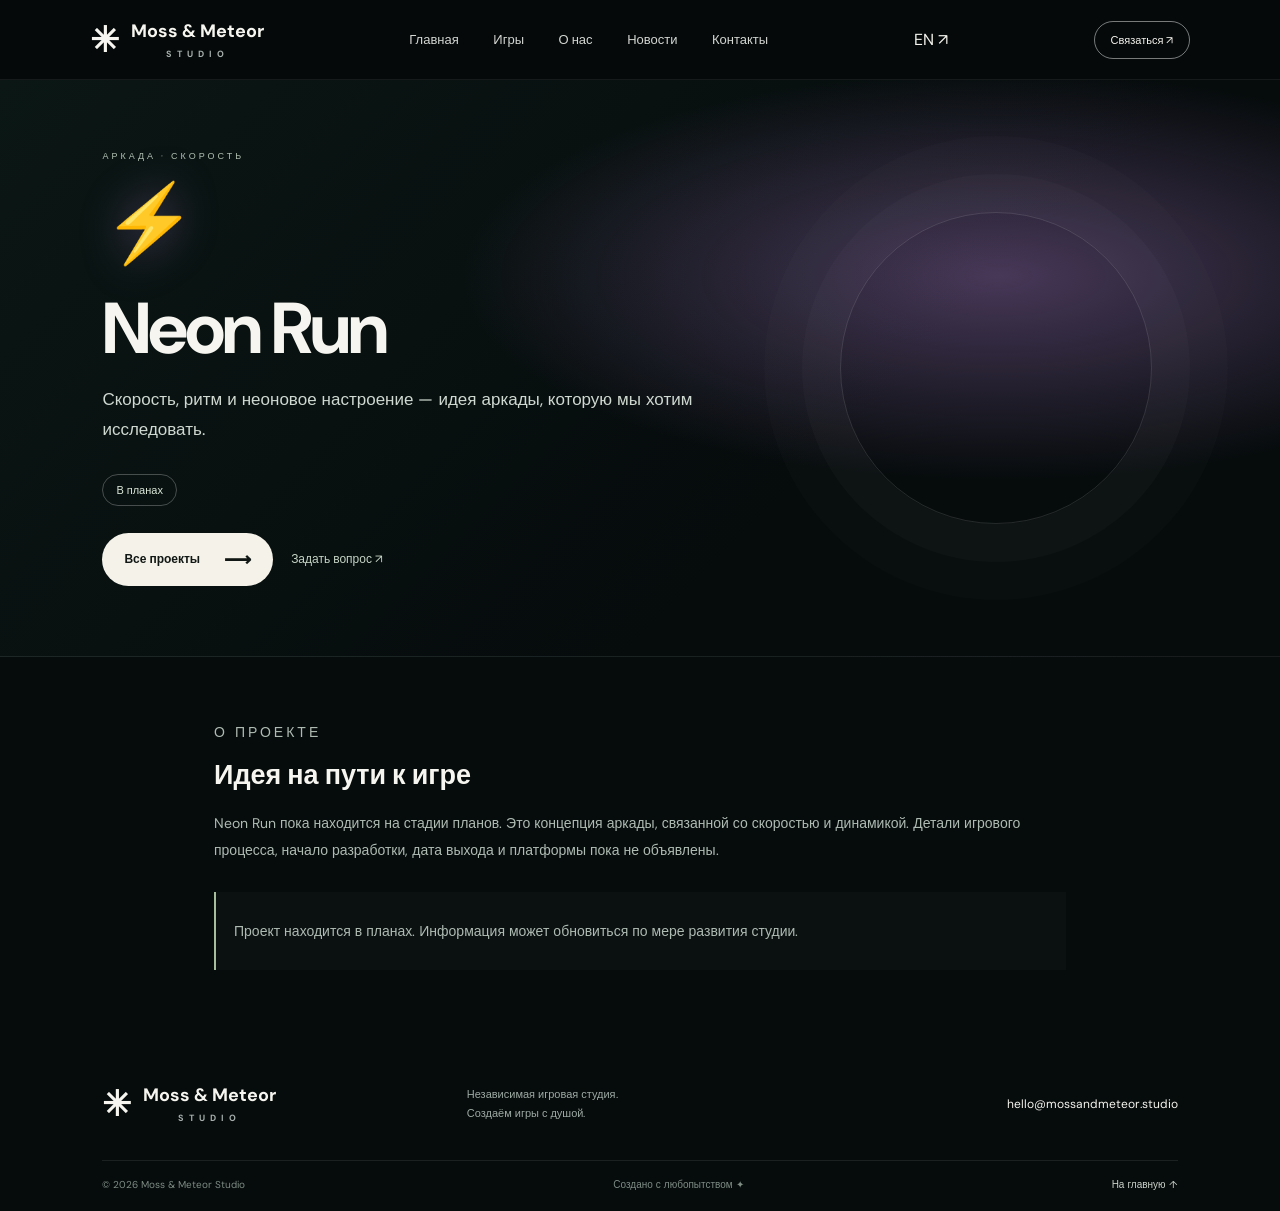
<file: games/neon-run.html>
<!doctype html>
<html lang="ru">
<head>
<meta charset="utf-8">
<meta name="viewport" content="width=device-width, initial-scale=1">
<meta name="theme-color" content="#060b0c">
<meta name="description" content="Neon Run — концепция динамичной аркады о скорости от Moss &amp; Meteor Studio. Проект находится в планах, разработка ещё не объявлена.">
<meta name="robots" content="index, follow, max-image-preview:large">
<link rel="icon" type="image/svg+xml" href="../favicon.svg">
<link rel="canonical" href="https://rtccoin1.github.io/and-meteor-studio/games/neon-run.html">
<title>Neon Run — будущая аркада | Moss &amp; Meteor Studio</title>
<meta property="og:type" content="website">
<meta property="og:locale" content="ru_RU">
<meta property="og:site_name" content="Moss &amp; Meteor Studio">
<meta property="og:title" content="Neon Run — будущая аркада | Moss &amp; Meteor Studio">
<meta property="og:description" content="Neon Run — концепция динамичной аркады о скорости от Moss &amp; Meteor Studio. Проект находится в планах, разработка ещё не объявлена.">
<meta property="og:url" content="https://rtccoin1.github.io/and-meteor-studio/games/neon-run.html">
<meta name="twitter:card" content="summary">
<meta name="twitter:title" content="Neon Run — будущая аркада | Moss &amp; Meteor Studio">
<meta name="twitter:description" content="Neon Run — концепция динамичной аркады о скорости от Moss &amp; Meteor Studio. Проект находится в планах, разработка ещё не объявлена.">
<link rel="preconnect" href="https://fonts.googleapis.com">
<link href="https://fonts.googleapis.com/css2?family=DM+Sans:wght@400;500;600;700&display=swap" rel="stylesheet">
<link rel="stylesheet" href="../style.css">
<style>
.project-hero{min-height:520px;position:relative;overflow:hidden;display:flex;align-items:center;padding:70px clamp(24px,8vw,130px);background:radial-gradient(ellipse at 78% 34%,var(--glow),transparent 38%),linear-gradient(135deg,#0b1715,#060b0c 65%);border-bottom:1px solid #ffffff12}
.project-hero:after{content:"";position:absolute;width:310px;height:310px;border:1px solid #ffffff20;border-radius:50%;right:10%;top:50%;transform:translateY(-50%);box-shadow:0 0 0 38px #ffffff05,0 0 0 76px #ffffff03}
.project-content{max-width:680px;position:relative;z-index:1}.project-symbol{font-size:76px;color:#d8e5c9;text-shadow:0 0 45px var(--glow);margin-bottom:18px}.project-content h1{font-size:clamp(42px,7vw,72px);letter-spacing:-3px;line-height:1.05;margin:0 0 15px}.project-content .intro{font-size:17px;line-height:1.8;color:#d0d9d1;max-width:600px}.project-status{display:inline-block;border:1px solid #ffffff40;border-radius:30px;padding:8px 13px;font-size:11px;color:#dbe7d8;margin-top:12px}.project-info{max-width:900px;padding:62px 24px 80px;margin:auto}.project-info h2{font-size:27px;margin:0 0 18px}.project-info p{color:#aebbb2;line-height:1.9;font-size:14px}.project-note{border-left:2px solid #a7bd9e;padding:12px 18px;background:#ffffff05;margin-top:28px}.project-actions{display:flex;gap:14px;align-items:center;flex-wrap:wrap;margin-top:27px}.back-link{font-size:12px;color:#c5d4c5;padding:13px 4px}.project-footer{padding-top:24px}
@media(max-width:700px){.project-hero{min-height:560px;padding:65px 24px}.project-hero:after{width:220px;height:220px;right:-75px;top:24%}.project-symbol{font-size:60px}.project-content h1{font-size:43px;letter-spacing:-2px}.project-content .intro{font-size:15px}.project-info{padding-top:45px}}
</style>
</head>
<body>
<header class="top"><a class="brand" href="../index.html"><span class="mark">✳</span><span>Moss &amp; Meteor<small>STUDIO</small></span></a><button id="menu" aria-label="Открыть меню">☰</button><nav id="nav"><a href="../index.html#home">Главная</a><a href="../index.html#games">Игры</a><a href="../index.html#about">О нас</a><a href="../index.html#news">Новости</a><a href="../index.html#contact">Контакты</a></nav><a class="lang-link" href="../en/" lang="en" hreflang="en">EN ↗</a><a class="outline head-cta" href="mailto:hello@mossandmeteor.studio">Связаться ↗</a></header>
<main>
<section class="project-hero" style="--glow:#a87bc966">
<div class="project-content"><p class="eyebrow">АРКАДА · СКОРОСТЬ</p><div class="project-symbol" aria-hidden="true">⚡</div><h1>Neon Run</h1><p class="intro">Скорость, ритм и неоновое настроение — идея аркады, которую мы хотим исследовать.</p><span class="project-status">В планах</span><div class="project-actions"><a class="button light" href="../index.html#games">Все проекты <b>⟶</b></a><a class="back-link" href="mailto:hello@mossandmeteor.studio">Задать вопрос ↗</a></div></div>
</section>
<section class="project-info"><p class="eyebrow">О ПРОЕКТЕ</p><h2>Идея на пути к игре</h2><p>Neon Run пока находится на стадии планов. Это концепция аркады, связанной со скоростью и динамикой. Детали игрового процесса, начало разработки, дата выхода и платформы пока не объявлены.</p><div class="project-note"><p>Проект находится в планах. Информация может обновиться по мере развития студии.</p></div></section>
</main>
<footer class="project-footer"><a class="brand" href="../index.html"><span class="mark">✳</span><span>Moss &amp; Meteor<small>STUDIO</small></span></a><p>Независимая игровая студия.<br>Создаём игры с душой.</p><a href="mailto:hello@mossandmeteor.studio">hello@mossandmeteor.studio</a><div class="footline"><span>© <span id="year"></span> Moss &amp; Meteor Studio</span><span>Создано с любопытством ✦</span><a href="../index.html#home">На главную ↑</a></div></footer>
<script src="../script.js"></script>
</body></html>
</file>
<file: style.css>
*{box-sizing:border-box}html{scroll-behavior:smooth;scroll-padding-top:80px}body{margin:0;background:#060b0c;color:#f6f5ef;font-family:"DM Sans",Arial,sans-serif}a{color:inherit;text-decoration:none}.top{height:80px;padding:0 clamp(22px,7vw,110px);display:flex;align-items:center;justify-content:space-between;gap:24px;background:#05090a;border-bottom:1px solid #ffffff12;position:relative;z-index:5}.brand{display:flex;align-items:center;gap:12px;font-weight:700;font-size:18px;white-space:nowrap}.brand small{display:block;font-size:9px;letter-spacing:5px;text-align:center;color:#a7b0ad;margin-top:5px}.mark{font-size:35px}.top nav{display:flex;gap:clamp(16px,2.7vw,42px);font-size:13px;color:#d3d6d1}.top nav a:hover{color:#b9cba9}.outline{border:1px solid #ffffff75;border-radius:30px;padding:11px 16px;font-size:11px;white-space:nowrap}.top button{display:none;background:none;color:white;border:0;font-size:25px}.hero{height:555px;position:relative;overflow:hidden;isolation:isolate;display:flex;align-items:center}.sky{position:absolute;inset:0;z-index:-2;overflow:hidden;background:radial-gradient(ellipse at 76% 35%,#53665c 0%,#243b37 18%,#152725 35%,#0b1516 61%,#060b0c 85%)}.sky:before{content:"";position:absolute;inset:0;background-image:radial-gradient(1px 1px at 15% 18%,#fff 99%,transparent),radial-gradient(2px 2px at 64% 14%,#d9e5db 99%,transparent),radial-gradient(1px 1px at 82% 22%,#fff 99%,transparent),radial-gradient(1px 1px at 55% 31%,#fff 99%,transparent),radial-gradient(2px 2px at 91% 42%,#fff 99%,transparent),radial-gradient(1px 1px at 47% 11%,#fff 99%,transparent),radial-gradient(1px 1px at 74% 63%,#fff 99%,transparent);opacity:.65}.moon{position:absolute;width:170px;height:170px;border-radius:50%;right:18%;top:9%;background:radial-gradient(circle at 30% 30%,#f2e6c4,#b5c4a7 43%,#687f75 75%);box-shadow:0 0 90px #c3d9b566}.meteor{position:absolute;width:250px;height:3px;right:8%;top:18%;transform:rotate(-35deg);background:linear-gradient(90deg,transparent,#e9e4ca,#fff);box-shadow:0 0 20px #d7e6ce;opacity:.8}.planet{position:absolute;width:360px;height:360px;border-radius:50%;right:5%;bottom:-230px;background:radial-gradient(circle at 25% 20%,#778e75,#263e37 45%,#101d1b 70%);box-shadow:0 -15px 100px #b1d2b51b}.hills{position:absolute;left:20%;right:-5%;height:240px;bottom:-110px;border-radius:50% 50% 0 0;background:linear-gradient(150deg,#172d27,#081211 70%);transform:rotate(-8deg)}.hills:after{content:"";position:absolute;inset:30px 0 0;background:#07100f;border-radius:50% 50% 0 0;transform:translate(50px,30px) rotate(8deg)}.hero:after{content:"";position:absolute;inset:0;z-index:-1;background:linear-gradient(90deg,#060b0c 0%,#060b0cf2 20%,#060b0caa 43%,transparent 78%),linear-gradient(0deg,#060b0c66,transparent 35%)}.hero-content{padding-left:clamp(24px,8vw,130px);padding-top:5px;max-width:760px}.eyebrow{font-size:9px;letter-spacing:3px;color:#b1c0b3;margin:0 0 12px}.monogram{font-size:65px;line-height:1;font-weight:700;letter-spacing:-7px;margin-bottom:9px}.monogram span{font-size:20px;color:#d9d2b4;vertical-align:top;margin-left:8px}.hero h1{font-size:clamp(44px,5.2vw,70px);letter-spacing:-3px;line-height:1;margin:0}.hero h1 i{color:#b8c6b2;font-style:normal}.studio{font-size:12px;letter-spacing:9px;margin:12px 0 24px 4px;color:#c5ccc3}.hero h2{font-size:20px;font-weight:500;margin:0 0 12px}.desc{font-size:13px;line-height:1.9;color:#c2cbc5;margin:0 0 23px}.button{display:inline-flex;align-items:center;gap:24px;border-radius:40px;padding:14px 22px;font-size:12px;font-weight:700}.light{background:#f4f2e9;color:#111714}.light:hover{background:white}.button b{font-size:19px}.note{display:flex;align-items:center;gap:9px;color:#aab8ae;font-size:10px;margin-top:24px}.note span{width:6px;height:6px;background:#c8deb6;border-radius:50%;box-shadow:0 0 12px #c8deb6}.caption{position:absolute;right:5%;bottom:24px;writing-mode:vertical-rl;font-size:8px;letter-spacing:2px;color:#e0e6dbb0}.values{padding:38px clamp(24px,8vw,130px);display:grid;grid-template-columns:repeat(4,1fr);border-top:1px solid #ffffff0c;border-bottom:1px solid #ffffff12;gap:0}.values article{padding:0 26px;border-right:1px solid #ffffff18}.values article:first-child{padding-left:0}.values article:last-child{border:0;padding-right:0}.values article>span{font-size:27px}.values h3{font-size:14px;margin:12px 0 8px}.values p,.section-head>p:last-child{font-size:12px;line-height:1.8;color:#9eaaa4;margin:0}.games{padding:75px clamp(24px,8vw,130px)}.section-head{max-width:610px;margin-bottom:28px}.section-head h2{font-size:38px;letter-spacing:-1.5px;margin:0 0 10px}.section-head>p:last-child{font-size:13px}.cards{display:grid;grid-template-columns:repeat(3,1fr);gap:22px}.game .art{height:210px;border-radius:9px;position:relative;overflow:hidden;display:flex;align-items:center;justify-content:center}.art:before{content:"";position:absolute;inset:0;background:radial-gradient(circle at 50% 40%,#d5e5bc44,transparent 36%),linear-gradient(135deg,#1e3b33,#081111)}.art-one:before{background:radial-gradient(circle at 50% 45%,#f1d5a8,#567a6b 13%,#183c37 40%,#081111 78%)}.art-two:before{background:radial-gradient(ellipse at 70% 25%,#c6c9a5,#566e63 15%,#263e36 38%,#081111 78%)}.art-three:before{background:radial-gradient(ellipse at 35% 30%,#d49c85,#704b62 12%,#202e43 42%,#081111 78%)}.art strong{font-size:65px;z-index:1;text-shadow:0 0 35px #fff8}.tag{position:absolute;top:13px;left:13px;z-index:2;border:1px solid #ffffff66;background:#06100b66;padding:6px 10px;border-radius:30px;font-size:9px}.game h3{font-size:15px;margin:14px 2px 5px}.game h3 span{float:right;color:#a9b7ad;font-size:19px}.game>p{font-size:11px;color:#9eaaa4;margin:0 2px}.manifesto{text-align:center;padding:70px 24px 80px;background:radial-gradient(ellipse at 50% 0%,#334c3c77,transparent 60%)}.star{font-size:28px;color:#c6d4b7;margin-bottom:18px}.manifesto h2{font-size:clamp(32px,4.4vw,49px);line-height:1.15;letter-spacing:-1.7px;margin:0 0 17px}.manifesto h2 i{font-style:normal;color:#9fb29f}.manifesto>p:not(.eyebrow){max-width:530px;margin:0 auto 23px;font-size:13px;line-height:1.8;color:#aab6ae}footer{padding:32px clamp(24px,8vw,130px) 20px;display:grid;grid-template-columns:1fr 1fr 1fr;align-items:center;gap:18px}footer>p{font-size:11px;line-height:1.7;color:#9eaaa4}footer>a:last-of-type{justify-self:end;font-size:12px}.footline{grid-column:1/-1;border-top:1px solid #ffffff16;padding-top:17px;margin-top:8px;display:flex;justify-content:space-between;gap:15px;font-size:10px;color:#7e8c84}.footline a{color:#cbd2c9}@media(max-width:950px){.top{padding:0 24px}.top nav{gap:16px}.head-cta{display:none}.values{padding-left:24px;padding-right:24px}.values article{padding:0 16px}.games{padding-left:24px;padding-right:24px}}@media(max-width:700px){.top{height:70px;padding:0 19px}.brand{font-size:15px}.mark{font-size:30px}.top button{display:block}.top nav{display:none;position:absolute;top:69px;left:0;right:0;background:#070d0e;padding:12px 22px 20px;flex-direction:column;gap:0}.top nav.open{display:flex}.top nav a{padding:13px 0;border-bottom:1px solid #ffffff12}.hero{height:650px;align-items:flex-end}.hero:after{background:linear-gradient(0deg,#060b0c 0%,#060b0ce8 25%,#060b0c66 65%,transparent 100%)}.moon{width:120px;height:120px;right:12%;top:8%}.planet{width:270px;height:270px;bottom:-180px}.hero-content{padding:0 24px 43px}.monogram{font-size:50px}.hero h1{font-size:clamp(39px,10vw,57px);letter-spacing:-2px}.studio{margin-bottom:18px}.hero h2{font-size:17px}.desc{font-size:12px}.desktop{display:none}.caption{display:none}.values{grid-template-columns:1fr 1fr;padding:30px 24px;row-gap:27px}.values article{border:0;padding:0 12px}.values article:first-child,.values article:nth-child(odd){padding-left:0;border-right:1px solid #ffffff18}.values article:nth-child(even){padding-right:0;padding-left:20px}.values h3{font-size:13px}.values p{font-size:11px}.games{padding:53px 24px}.section-head h2{font-size:33px}.cards{grid-template-columns:1fr;gap:24px}.game .art{height:220px}.manifesto{padding:55px 24px 62px}.manifesto h2{font-size:34px}footer{padding:28px 24px 18px;grid-template-columns:1fr;gap:12px}footer>p{margin:0}footer>a:last-of-type{justify-self:start}.footline{flex-wrap:wrap}.footline span:nth-child(2){display:none}}@media(prefers-reduced-motion:reduce){html{scroll-behavior:auto}}
</file>
